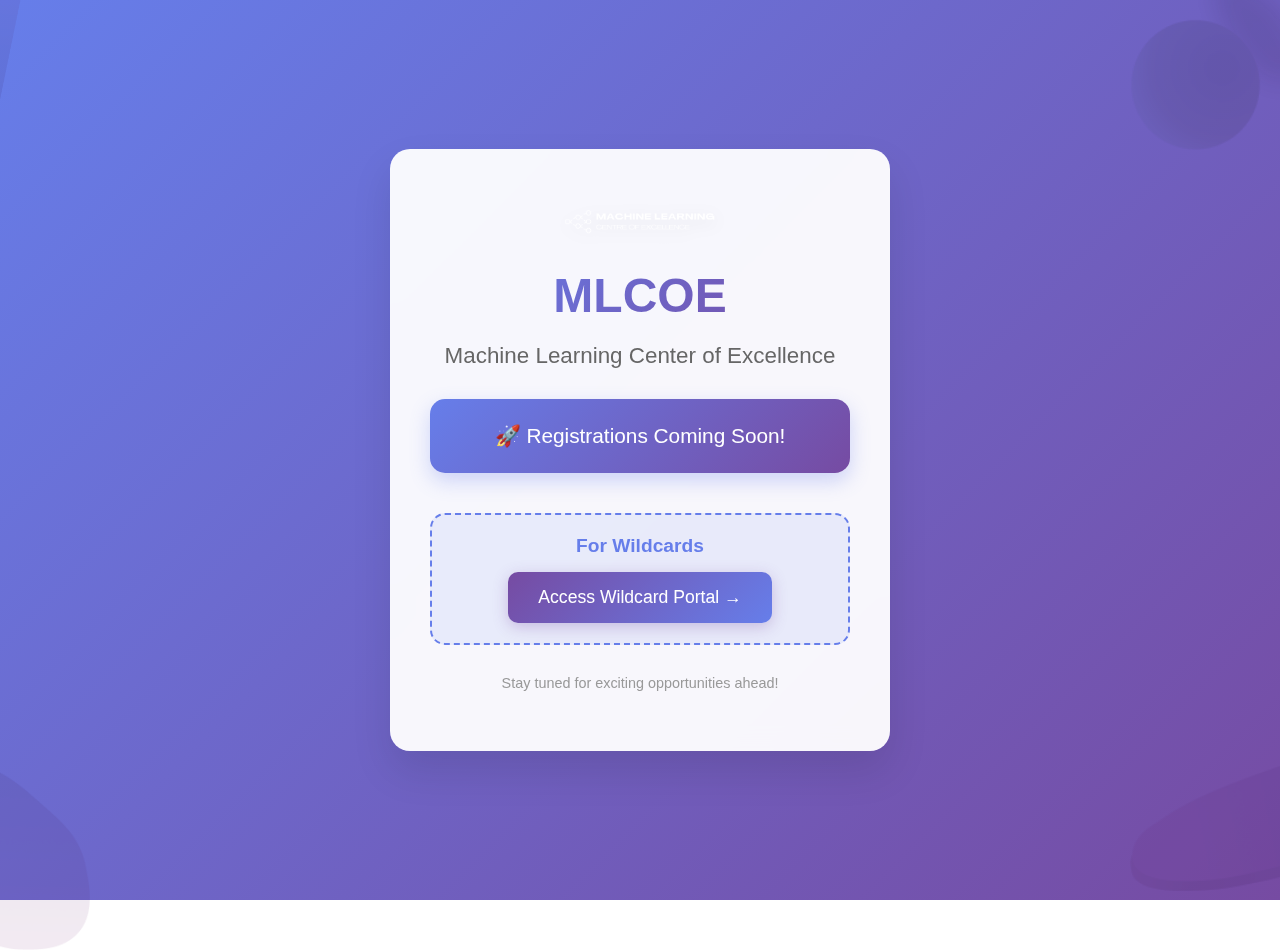
<file: landing/index.html>
<!DOCTYPE html>
<html lang="en">
  <head>
    <meta charset="UTF-8" />
    <meta name="viewport" content="width=device-width, initial-scale=1.0" />
    <title>MLCOE</title>
    <link rel="icon" href="favicon.ico" />
    <style>
      * {
        margin: 0;
        padding: 0;
        box-sizing: border-box;
      }

      body {
        min-height: 100vh;
        font-family: "Arial", sans-serif;
        background: linear-gradient(135deg, #667eea 0%, #764ba2 100%);
        background-attachment: fixed;
        display: flex;
        align-items: center;
        justify-content: center;
        position: relative;
        overflow-x: hidden;
      }

      /* Background decorative elements - same as register page */
      .bg-decoration {
        position: absolute;
        opacity: 0.1;
        pointer-events: none;
      }

      .top-left {
        top: -50px;
        left: -50px;
        width: 200px;
        height: 200px;
        background: url("top-left.png") no-repeat;
        background-size: contain;
      }

      .top-right {
        top: -50px;
        right: -50px;
        width: 200px;
        height: 200px;
        background: url("top-right.png") no-repeat;
        background-size: contain;
      }

      .bottom-left {
        bottom: -50px;
        left: -50px;
        width: 200px;
        height: 200px;
        background: url("bottom-left.png") no-repeat;
        background-size: contain;
      }

      .bottom-right {
        bottom: -50px;
        right: -50px;
        width: 200px;
        height: 200px;
        background: url("bottom-right.png") no-repeat;
        background-size: contain;
      }

      .main-container {
        background: rgba(255, 255, 255, 0.95);
        backdrop-filter: blur(10px);
        border-radius: 20px;
        padding: 60px 40px;
        box-shadow: 0 20px 40px rgba(0, 0, 0, 0.1);
        text-align: center;
        max-width: 500px;
        width: 90%;
        margin: 20px;
        position: relative;
        z-index: 10;
      }

      .logo {
        width: 150px;
        height: auto;
        margin-bottom: 30px;
        filter: drop-shadow(0 4px 8px rgba(0, 0, 0, 0.1));
      }

      .title {
        font-size: 3rem;
        font-weight: bold;
        color: #333;
        margin-bottom: 20px;
        background: linear-gradient(135deg, #667eea 0%, #764ba2 100%);
        -webkit-background-clip: text;
        -webkit-text-fill-color: transparent;
        background-clip: text;
      }

      .subtitle {
        font-size: 1.4rem;
        color: #666;
        margin-bottom: 30px;
        font-weight: 300;
      }

      .message-box {
        background: linear-gradient(135deg, #667eea 0%, #764ba2 100%);
        color: white;
        padding: 25px 30px;
        border-radius: 15px;
        font-size: 1.3rem;
        font-weight: 500;
        margin-bottom: 30px;
        box-shadow: 0 8px 20px rgba(102, 126, 234, 0.3);
        animation: pulse 2s ease-in-out infinite;
      }

      @keyframes pulse {
        0%,
        100% {
          transform: scale(1);
        }
        50% {
          transform: scale(1.02);
        }
      }

      .wildcard-section {
        margin-top: 40px;
        padding: 20px;
        background: rgba(102, 126, 234, 0.1);
        border-radius: 15px;
        border: 2px dashed #667eea;
      }

      .wildcard-title {
        font-size: 1.2rem;
        color: #667eea;
        font-weight: bold;
        margin-bottom: 15px;
      }

      .wildcard-button {
        background: linear-gradient(135deg, #764ba2 0%, #667eea 100%);
        color: white;
        padding: 15px 30px;
        border: none;
        border-radius: 10px;
        font-size: 1.1rem;
        font-weight: 500;
        cursor: pointer;
        text-decoration: none;
        display: inline-block;
        transition: all 0.3s ease;
        box-shadow: 0 4px 15px rgba(118, 75, 162, 0.3);
      }

      .wildcard-button:hover {
        transform: translateY(-2px);
        box-shadow: 0 8px 25px rgba(118, 75, 162, 0.4);
      }

      .footer-text {
        margin-top: 30px;
        color: #999;
        font-size: 0.9rem;
      }

      /* Responsive design */
      @media (max-width: 768px) {
        .main-container {
          padding: 40px 20px;
          margin: 10px;
        }

        .title {
          font-size: 2.5rem;
        }

        .subtitle {
          font-size: 1.2rem;
        }

        .message-box {
          font-size: 1.1rem;
          padding: 20px;
        }

        .logo {
          width: 120px;
        }
      }

      @media (max-width: 480px) {
        .title {
          font-size: 2rem;
        }

        .subtitle {
          font-size: 1rem;
        }

        .message-box {
          font-size: 1rem;
          padding: 15px;
        }
      }
    </style>
  </head>
  <body>
    <!-- Background decorative elements -->
    <div class="bg-decoration top-left"></div>
    <div class="bg-decoration top-right"></div>
    <div class="bg-decoration bottom-left"></div>
    <div class="bg-decoration bottom-right"></div>

    <div class="main-container">
      <img src="new logo.png" alt="MLCOE Logo" class="logo" />

      <h1 class="title">MLCOE</h1>
      <p class="subtitle">Machine Learning Center of Excellence</p>

      <div class="message-box">🚀 Registrations Coming Soon!</div>

      <div class="wildcard-section">
        <h3 class="wildcard-title">For Wildcards</h3>
        <a href="https://wildcard.mlcoe.tech" class="wildcard-button">
          Access Wildcard Portal →
        </a>
      </div>

      <p class="footer-text">Stay tuned for exciting opportunities ahead!</p>
    </div>
  </body>
</html>
</file>
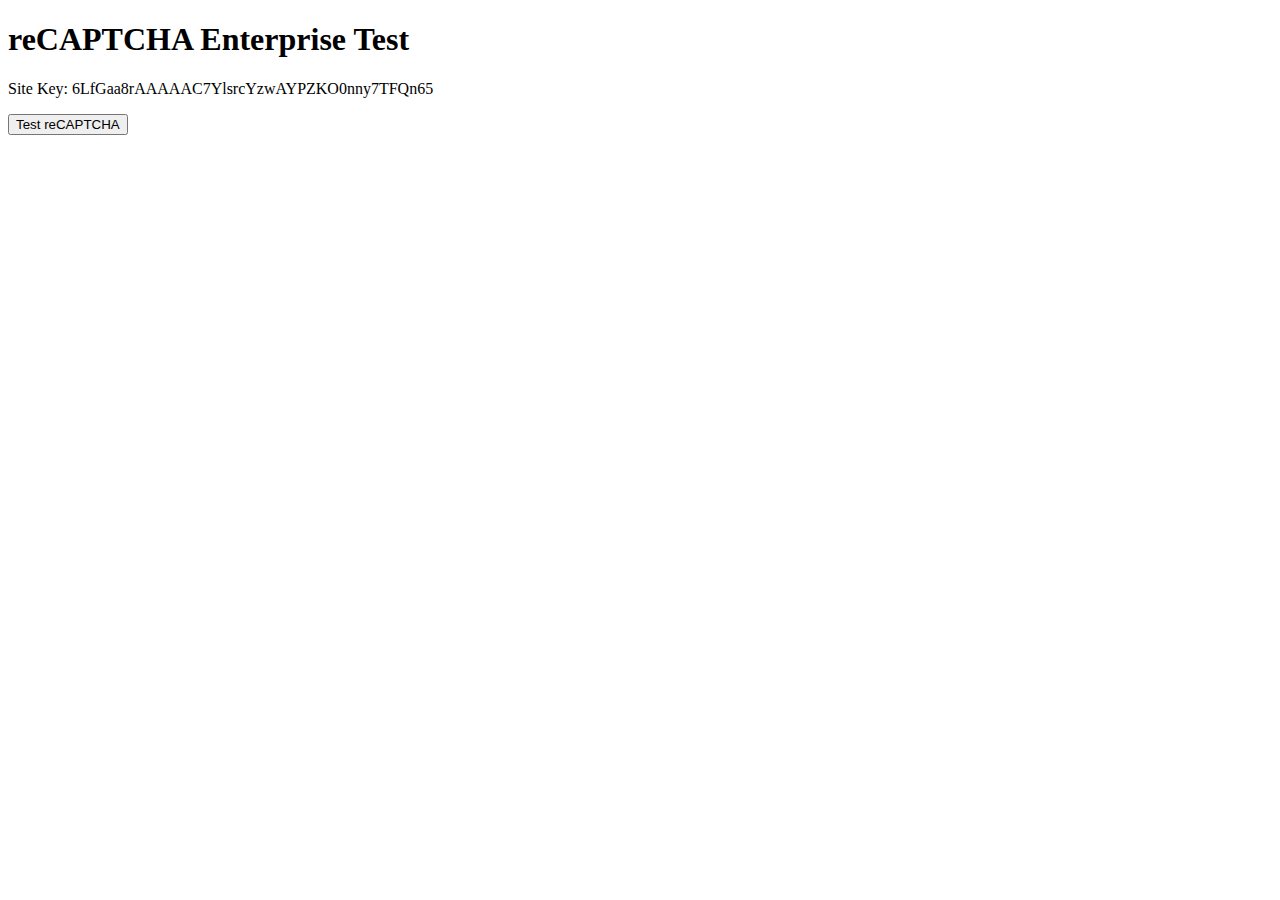
<file: test_recaptcha.html>
<!DOCTYPE html>
<html>
  <head>
    <title>reCAPTCHA Test</title>
    <script src="https://www.google.com/recaptcha/enterprise.js?render=6LfGaa8rAAAAAC7YlsrcYzwAYPZKO0nny7TFQn65"></script>
  </head>
  <body>
    <h1>reCAPTCHA Enterprise Test</h1>
    <p>Site Key: 6LfGaa8rAAAAAC7YlsrcYzwAYPZKO0nny7TFQn65</p>
    <button onclick="testRecaptcha()">Test reCAPTCHA</button>

    <div id="result"></div>

    <script>
      function testRecaptcha() {
        console.log("Testing reCAPTCHA Enterprise...");
        document.getElementById("result").innerHTML =
          "reCAPTCHA Enterprise script loaded successfully!";

        // Test if grecaptcha is available
        if (typeof grecaptcha !== "undefined") {
          document.getElementById("result").innerHTML +=
            "<br>✅ grecaptcha object is available";

          // Test ready function
          grecaptcha.enterprise.ready(function () {
            document.getElementById("result").innerHTML +=
              "<br>✅ reCAPTCHA Enterprise ready";

            grecaptcha.enterprise
              .execute("6LfGaa8rAAAAAC7YlsrcYzwAYPZKO0nny7TFQn65", {
                action: "test",
              })
              .then(function (token) {
                document.getElementById("result").innerHTML +=
                  "<br>✅ Token generated: " + token.substring(0, 20) + "...";
              })
              .catch(function (error) {
                document.getElementById("result").innerHTML +=
                  "<br>❌ Error: " + error;
              });
          });
        } else {
          document.getElementById("result").innerHTML +=
            "<br>❌ grecaptcha object not available";
        }
      }
    </script>
  </body>
</html>
</file>
